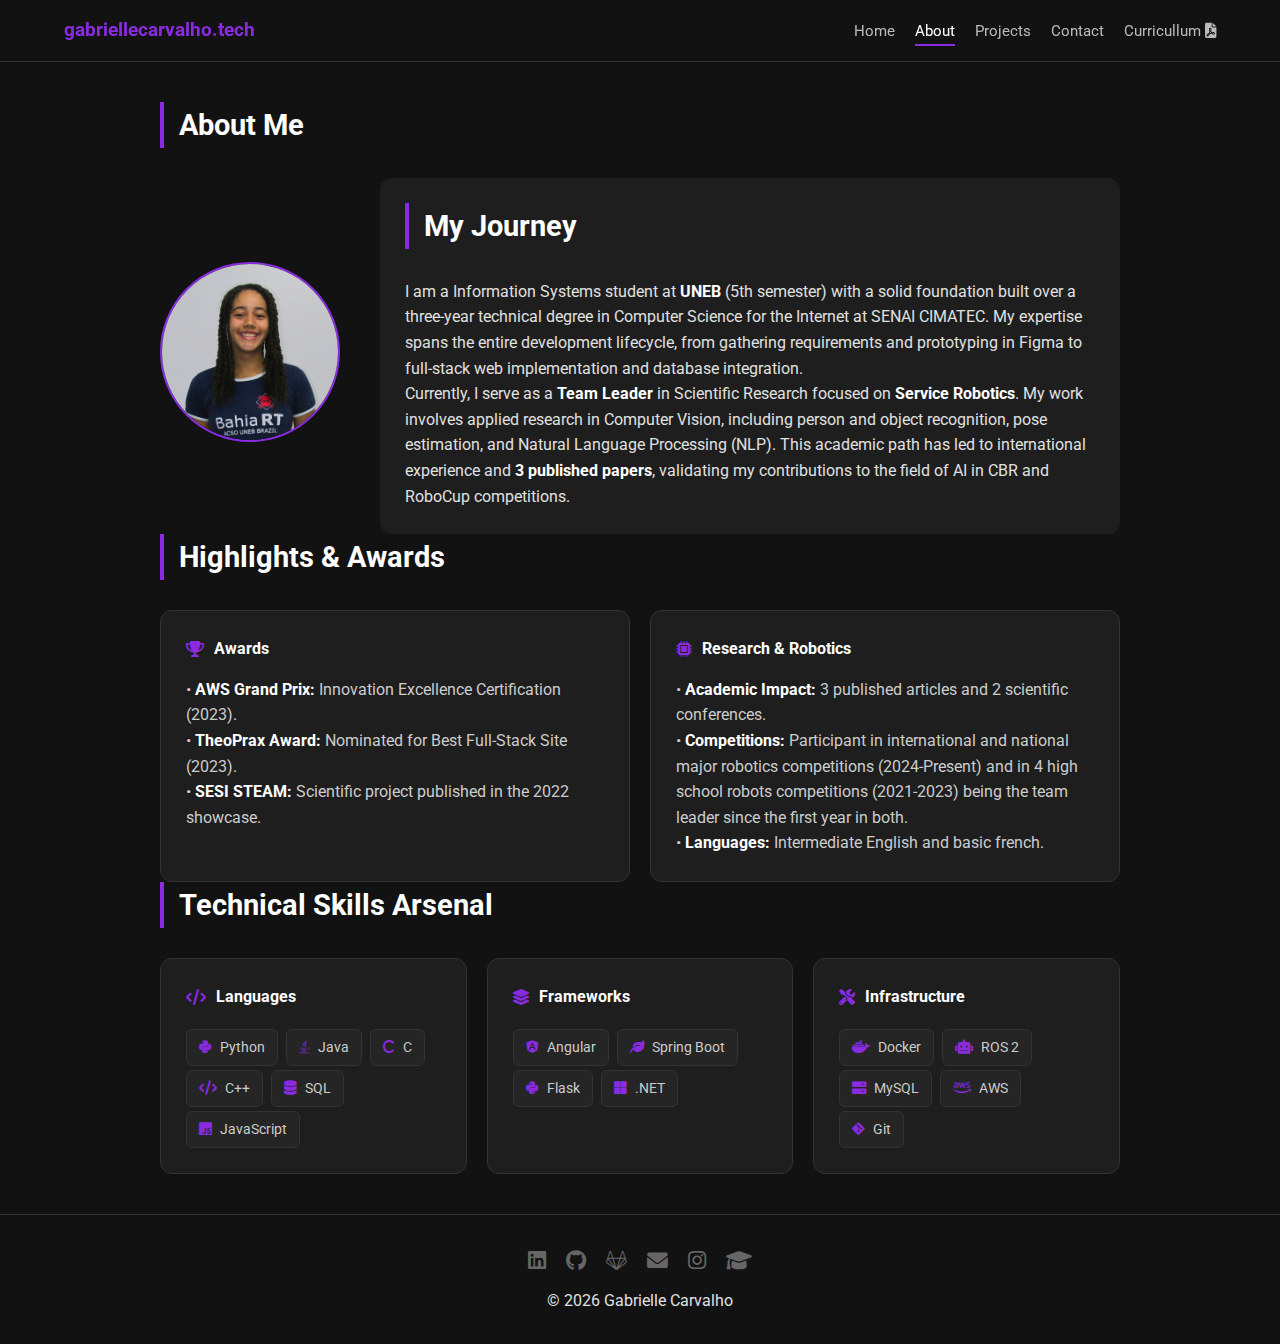
<file: about.html>
<!DOCTYPE html>
<html lang="en">
<head>
    <meta charset="UTF-8">
    <meta name="viewport" content="width=device-width, initial-scale=1.0"> <title>About Me | Gabrielle Carvalho</title>
    <link href="https://fonts.googleapis.com/css2?family=Roboto:wght@300;400;700&display=swap" rel="stylesheet">
    <link rel="stylesheet" href="https://cdnjs.cloudflare.com/ajax/libs/font-awesome/6.0.0/css/all.min.css">
    <link rel="stylesheet" href="style/style.css">
</head>
<body>
    <div id="header-placeholder"></div>

    <section class="container">
        <h2>About Me</h2>
        
        <div class="about-flex-container">
            <div class="profile-photo-container">
                <img src="assets/images/gabi.jpeg" alt="Gabrielle Carvalho" class="profile-photo">
            </div>
            
            <div class="about-text-card">
                <h2>My Journey</h2>
                <p>
                    I am a Information Systems student at <strong>UNEB</strong> (5th semester) with a solid foundation built over a three-year technical degree in Computer Science for the Internet at SENAI CIMATEC. My expertise spans the entire development lifecycle, from gathering requirements and prototyping in Figma to full-stack web implementation and database integration.
                </p>
                <p>
                    Currently, I serve as a <strong>Team Leader</strong> in Scientific Research focused on <strong>Service Robotics</strong>. My work involves applied research in Computer Vision, including person and object recognition, pose estimation, and Natural Language Processing (NLP). This academic path has led to international experience and <strong>3 published papers</strong>, validating my contributions to the field of AI in CBR and RoboCup competitions.
                </p>
            </div>
        </div>

        <h2>Highlights & Awards</h2>
        <div class="grid">
            <div class="card">
                <h4><i class="fas fa-trophy"></i> Awards</h4>
                <ul style="list-style: none; padding: 0; color: #ccc;">
                    <li>• <strong>AWS Grand Prix:</strong> Innovation Excellence Certification (2023).</li>
                    <li>• <strong>TheoPrax Award:</strong> Nominated for Best Full-Stack Site (2023).</li>
                    <li>• <strong>SESI STEAM:</strong> Scientific project published in the 2022 showcase.</li>
                </ul>
            </div>
            
            <div class="card">
                <h4><i class="fas fa-microchip"></i> Research & Robotics</h4>
                <ul style="list-style: none; padding: 0; color: #ccc;">
                    <li>• <strong>Academic Impact:</strong> 3 published articles and 2 scientific conferences.</li>
                    <li>• <strong>Competitions:</strong> Participant in international and national major robotics competitions (2024-Present) and in 4 high school robots competitions (2021-2023) being the team leader since the first year in both.</li>
                    <li>• <strong>Languages:</strong> Intermediate English and basic french.</li>
                </ul>
            </div>
        </div>

        <h2>Technical Skills Arsenal</h2>
        <div class="grid">
            <div class="card">
                <h4><i class="fas fa-code"></i> Languages</h4>
                <div style="margin-top: 15px;">
                    <span class="tech-tag"><i class="fab fa-python"></i> Python</span>
                    <span class="tech-tag"><i class="fab fa-java"></i> Java</span>
                    <span class="tech-tag"><i class="fas fa-c"></i> C</span>
                    <span class="tech-tag"><i class="fas fa-code"></i> C++</span>
                    <span class="tech-tag"><i class="fas fa-database"></i> SQL</span>
                    <span class="tech-tag"><i class="fab fa-js"></i> JavaScript</span>
                </div>
            </div>
            <div class="card">
                <h4><i class="fas fa-layer-group"></i> Frameworks</h4>
                <div style="margin-top: 15px;">
                    <span class="tech-tag"><i class="fab fa-angular"></i> Angular</span>
                    <span class="tech-tag"><i class="fas fa-leaf"></i> Spring Boot</span>
                    <span class="tech-tag"><i class="fab fa-python"></i> Flask</span>
                    <span class="tech-tag"><i class="fab fa-microsoft"></i> .NET</span>
                </div>
            </div>
            <div class="card">
                <h4><i class="fas fa-tools"></i> Infrastructure</h4>
                <div style="margin-top: 15px;">
                    <span class="tech-tag"><i class="fab fa-docker"></i> Docker</span>
                    <span class="tech-tag"><i class="fas fa-robot"></i> ROS 2</span>
                    <span class="tech-tag"><i class="fas fa-server"></i> MySQL</span>
                    <span class="tech-tag"><i class="fab fa-aws"></i> AWS</span>
                    <span class="tech-tag"><i class="fab fa-git-alt"></i> Git</span>
                </div>
            </div>
        </div>
    </section>

    <div id="footer-placeholder"></div>
    <script src="js/loader.js"></script>
</body>
</html>
</file>
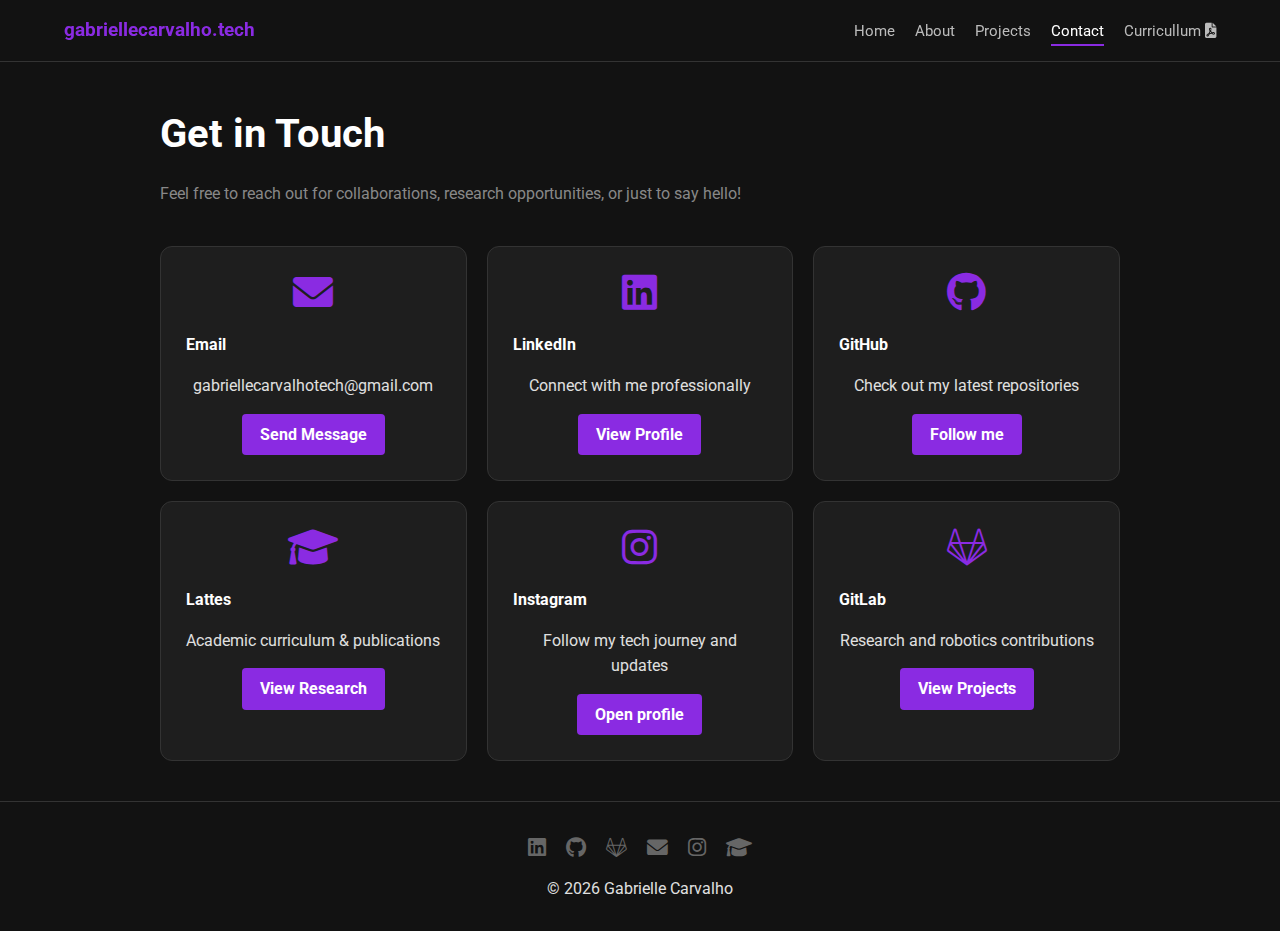
<file: contact.html>
<!DOCTYPE html>
<html lang="en">
<head>
    <meta charset="UTF-8">
    <meta name="viewport" content="width=device-width, initial-scale=1.0">
    <title>Contact | Gabrielle Carvalho</title>
    <link href="https://fonts.googleapis.com/css2?family=Roboto:wght@300;400;700&display=swap" rel="stylesheet">
    <link rel="stylesheet" href="https://cdnjs.cloudflare.com/ajax/libs/font-awesome/6.0.0/css/all.min.css">
    <link rel="stylesheet" href="style/style.css">
</head>
<body>
    <div id="header-placeholder"></div>

    <section class="container">
        <h1>Get in Touch</h1>
        <p style="color: #888; margin-bottom: 40px;">Feel free to reach out for collaborations, research opportunities, or just to say hello!</p>

        <div class="grid">
            <div class="card" style="text-align: center;">
                <i class="fas fa-envelope" style="font-size: 2.5rem; color: var(--accent-color); margin-bottom: 20px;"></i>
                <h4>Email</h4>
                <p>gabriellecarvalhotech@gmail.com</p>
                <a href="mailto:gabriellecarvalhotech@gmail.com" class="btn-primary">Send Message</a>
            </div>

            <div class="card" style="text-align: center;">
                <i class="fab fa-linkedin" style="font-size: 2.5rem; color: var(--accent-color); margin-bottom: 20px;"></i>
                <h4>LinkedIn</h4>
                <p>Connect with me professionally</p>
                <a href="https://linkedin.com/in/gabriellesouzacarvalho" target="_blank" class="btn-primary">View Profile</a>
            </div>

            <div class="card" style="text-align: center;">
                <i class="fab fa-github" style="font-size: 2.5rem; color: var(--accent-color); margin-bottom: 20px;"></i>
                <h4>GitHub</h4>
                <p>Check out my latest repositories</p>
                <a href="https://github.com/gabrielle-carvalho" target="_blank" class="btn-primary">Follow me</a>
            </div>

            <div class="card" style="text-align: center;">
                <i class="fas fa-graduation-cap" style="font-size: 2.5rem; color: var(--accent-color); margin-bottom: 20px;"></i>
                <h4>Lattes</h4>
                <p>Academic curriculum & publications</p>
                <a href="http://lattes.cnpq.br/3017759217331612" target="_blank" class="btn-primary">View Research</a>
            </div>

            <div class="card" style="text-align: center;">
                <i class="fab fa-instagram" style="font-size: 2.5rem; color: var(--accent-color); margin-bottom: 20px;"></i>
                <h4>Instagram</h4>
                <p>Follow my tech journey and updates</p>
                <a href="https://instagram.com/gabriellecarvalho.tech" target="_blank" class="btn-primary">Open profile</a>
            </div>

            <div class="card" style="text-align: center;">
                <i class="fab fa-gitlab" style="font-size: 2.5rem; color: var(--accent-color); margin-bottom: 20px;"></i>
                <h4>GitLab</h4>
                <p>Research and robotics contributions</p>
                <a href="https://gitlab.com/gabrielle-carvalho" target="_blank" class="btn-primary">View Projects</a>
            </div>
        </div>
    </section>

    <div id="footer-placeholder"></div>
    <script src="js/loader.js"></script>
</body>
</html>
</file>
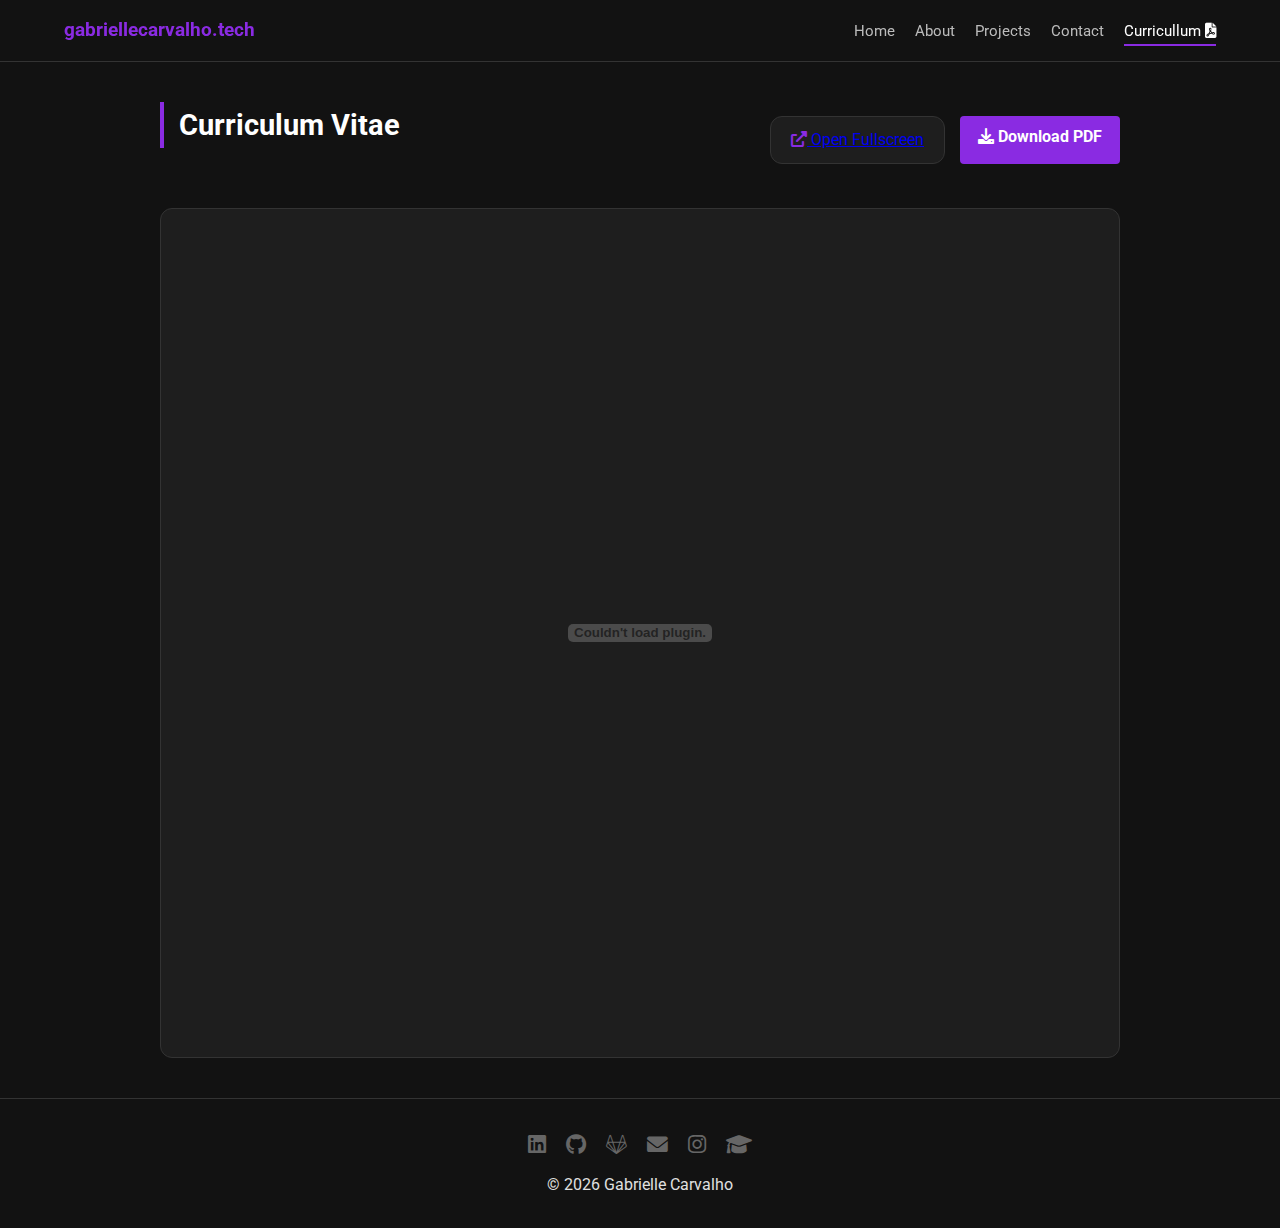
<file: curricullum.html>
<!DOCTYPE html>
<html lang="en">
<head>
    <meta charset="UTF-8">
    <meta name="viewport" content="width=device-width, initial-scale=1.0">
    <title>Curriculum Vitae | Gabrielle Carvalho</title>
    <link href="https://fonts.googleapis.com/css2?family=Roboto:wght@300;400;700&display=swap" rel="stylesheet">
    <link rel="stylesheet" href="https://cdnjs.cloudflare.com/ajax/libs/font-awesome/6.0.0/css/all.min.css">
    <link rel="stylesheet" href="style/style.css">
</head>
<body>
    <div id="header-placeholder"></div>

    <section class="container">
        <div style="display: flex; justify-content: space-between; align-items: center; margin-bottom: 30px; flex-wrap: wrap; gap: 20px;">
            <h2>Curriculum Vitae</h2>
            <div style="display: flex; gap: 15px;">
                <a href="assets/curricullum.pdf" target="_blank" class="card" style="padding: 10px 20px; margin: 0;">
                    <i class="fas fa-external-link-alt"></i> Open Fullscreen
                </a>
                <a href="assets/curricullum.pdf" download="Gabrielle_Carvalho_curricullum.pdf" class="btn-primary" style="margin: 0;">
                    <i class="fas fa-download"></i> Download PDF
                </a>
            </div>
        </div>

        <div style="background: var(--card-bg); padding: 10px; border-radius: 12px; border: 1px solid var(--border-color); height: 850px; overflow: hidden;">
            <embed src="assets/curricullum.pdf" type="application/pdf" width="100%" height="100%" style="border-radius: 8px;" />
            
            <div style="text-align: center; padding: 40px; display: none;" id="pdf-fallback">
                <p>Your browser does not support PDF preview.</p>
                <a href="assets/curricullum.pdf" class="btn-primary">Click here to download the file</a>
            </div>
        </div>
    </section>

    <div id="footer-placeholder"></div>
    <script src="js/loader.js"></script>
</body>
</html>
</file>
<file: style/style.css>
:root {
    --bg-color: #121212;
    --card-bg: #1e1e1e;
    --text-color: #e0e0e0;
    --accent-color: #8A2BE2; /* Roxo apenas para destaque */
    --border-color: #333;
    --font-main: 'Roboto', sans-serif;
}

* { margin: 0; padding: 0; box-sizing: border-box; }

/* Impede letras miúdas no mobile */
html { font-size: 16px; }

body {
    background-color: var(--bg-color);
    color: var(--text-color);
    font-family: var(--font-main);
    line-height: 1.6;
    display: flex;
    flex-direction: column;
    min-height: 100vh;
}

/* --- Navegação --- */
nav {
    display: flex; justify-content: space-between; align-items: center;
    padding: 15px 5%; background-color: rgba(18, 18, 18, 0.98);
    border-bottom: 1px solid var(--border-color); position: sticky; top: 0; z-index: 1000;
}

.logo { font-weight: 700; font-size: 1.2rem; color: var(--accent-color); text-decoration: none;}
.nav-links { display: flex; gap: 20px; list-style: none; }
.nav-links a { font-size: 0.95rem; color: #bbb; transition: 0.3s; text-decoration: none; position: relative; }
.nav-links a:hover, .nav-links a.active { color: #fff; }
.logo a {
    text-decoration: none;
    color: inherit;
}

.nav-links a::after {
    content: "";
    position: absolute;
    left: 0;
    bottom: -6px;
    width: 0;
    height: 2px;
    background-color: var(--accent-color);
    transition: width 0.3s ease;
}

.nav-links a:hover::after,
.nav-links a.active::after {
    width: 100%;
}



.menu-toggle { display: none; font-size: 1.5rem; color: var(--accent-color); cursor: pointer; }

/* --- Layout --- */
.container { max-width: 1000px; margin: 0 auto; padding: 40px 20px; width: 100%; }

h1 { font-size: 2.5rem; color: #fff; margin-bottom: 15px; }
h2 { font-size: 1.8rem; border-left: 4px solid var(--accent-color); padding-left: 15px; color: #fff; margin-bottom: 30px; }

/* Removido o roxo do strong para ficar mais limpo */
strong { color: #fff; font-weight: 700; } 

/* --- About Section --- */
.about-flex-container { display: flex; gap: 40px; align-items: center; flex-wrap: wrap; }
.profile-photo { 
    width: 180px; height: 180px; border-radius: 50%; object-fit: cover; 
    border: 2px solid var(--accent-color); 
}
.about-text-card { flex: 1; min-width: 300px; background: var(--card-bg); padding: 25px; border-radius: 12px; }

/* --- Technical Skills (ÍCONES ROXOS) --- */
.card h4 { display: flex; align-items: center; gap: 10px; color: #fff; margin-bottom: 15px; }
.card h4 i { color: var(--accent-color); } /* Ícone do título roxo */
/* Keeps all icons within card detail areas purple */
.card i {
    color: var(--accent-color);
}
.tech-tag {
    display: inline-flex; align-items: center; gap: 8px; background: #252525;
    padding: 6px 12px; border-radius: 6px; margin: 4px 4px 0 0; 
    font-size: 0.9rem; border: 1px solid #333; color: #ccc;
}
.tech-tag i { color: var(--accent-color); } /* Ícones das linguagens roxos */

/* --- Grid de Projetos --- */
.grid { display: grid; grid-template-columns: repeat(auto-fit, minmax(280px, 1fr)); gap: 20px; }
.card { background: var(--card-bg); border: 1px solid var(--border-color); border-radius: 12px; padding: 25px; }
.btn-primary { 
    display: inline-block; background: var(--accent-color); color: #fff; 
    padding: 8px 18px; border-radius: 4px; font-weight: bold; margin-top: 15px; text-decoration: none;
}

.project-img {
    width: 100%;
    height: 180px;
    object-fit: cover; /* Garante que a imagem preencha o espaço sem distorcer */
    border-radius: 8px;
    margin-bottom: 15px;
    border: 1px solid var(--border-color);
}

/* Container para a mídia (imagem ou vídeo) */
.card-media {
    width: 100%;
    height: 180px; /* Altura fixa para manter o alinhamento dos cards */
    background: #252525; /* Cor de fundo caso a imagem falhe */
    border-radius: 8px;
    margin-bottom: 20px;
    overflow: hidden;
    border: 1px solid var(--border-color);
    display: flex;
    align-items: center;
    justify-content: center;
}

.card-media img, .card-media video {
    width: 100%;
    height: 100%;
    object-fit: cover; /* Faz a imagem preencher o espaço sem distorcer */
    transition: transform 0.3s ease;
}

.card:hover .card-media img {
    transform: scale(1.05); /* Efeito de zoom sutil ao passar o mouse */
}

/* Estilo para vídeos ou placeholders de back-end */
.media-placeholder {
    color: var(--accent-color);
    font-size: 2.5rem;
    opacity: 0.5;
}

/* --- Mobile --- */
@media (max-width: 768px) {
    .menu-toggle { display: block; }
    .nav-links {
        position: absolute; top: 100%; right: 0; width: 100%;
        background-color: #1a1a1a; flex-direction: column;
        padding: 20px 0; display: none; text-align: center;
    }
    .nav-links.active { display: flex; }
    .about-flex-container { flex-direction: column; text-align: center; }
}

@media (max-width: 480px) {
    h1 { font-size: 2rem; }
    .grid { grid-template-columns: 1fr; }
}

/* Footer */
footer { padding: 30px; text-align: center; border-top: 1px solid var(--border-color); margin-top: auto; }
.social-links { display: flex; justify-content: center; gap: 20px; margin-bottom: 10px; }
.social-links a { color: #666; font-size: 1.3rem; transition: 0.3s; text-decoration: none; }
.social-links a:hover { color: var(--accent-color); }
</file>
